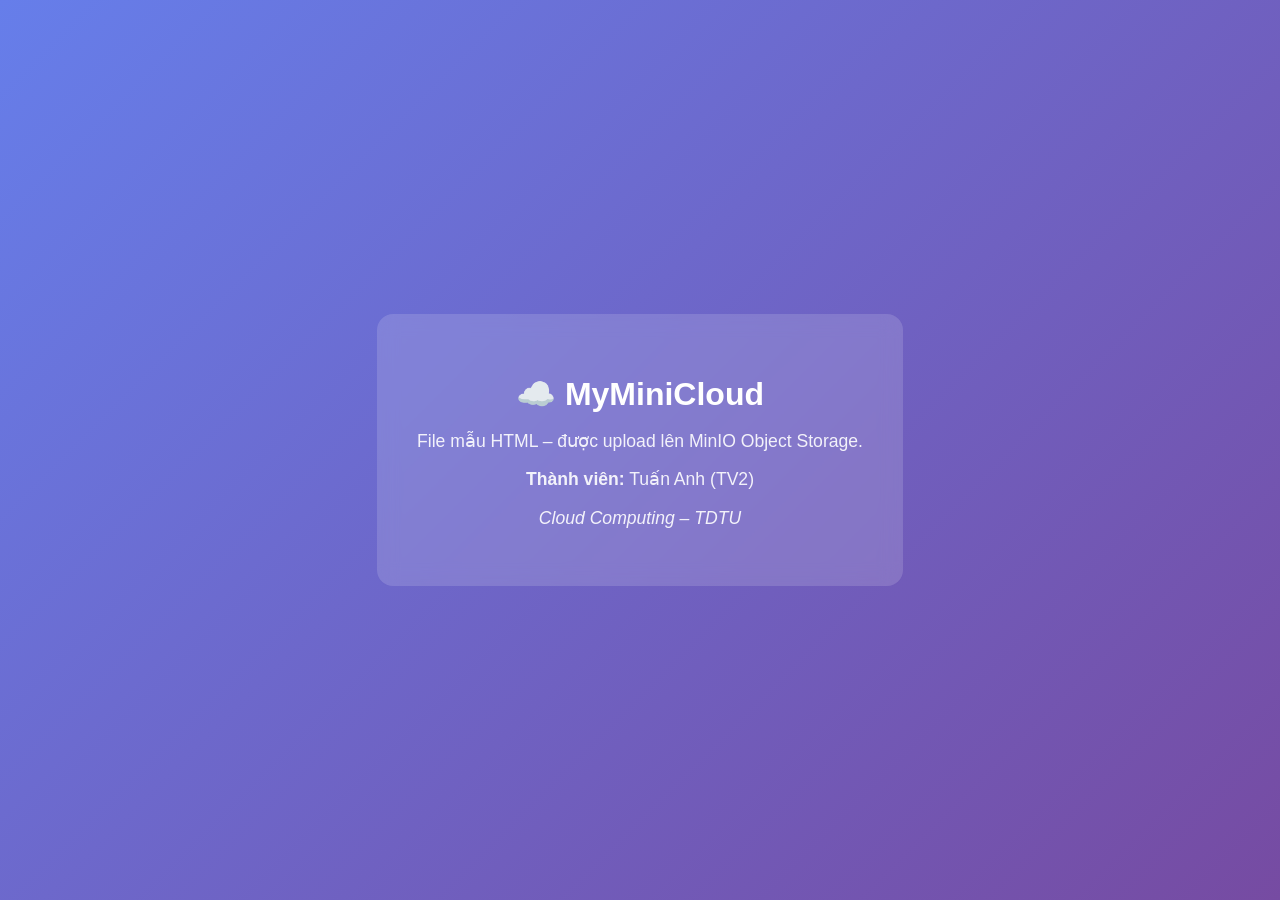
<file: test-upload/index.html>
<!DOCTYPE html>
<html lang="vi">
<head>
    <meta charset="UTF-8">
    <meta name="viewport" content="width=device-width, initial-scale=1.0">
    <title>MyMiniCloud – Trang chủ</title>
    <style>
        body {
            font-family: 'Segoe UI', Arial, sans-serif;
            background: linear-gradient(135deg, #667eea 0%, #764ba2 100%);
            color: #fff;
            display: flex;
            justify-content: center;
            align-items: center;
            min-height: 100vh;
            margin: 0;
        }
        .card {
            background: rgba(255,255,255,0.15);
            backdrop-filter: blur(10px);
            border-radius: 16px;
            padding: 40px;
            text-align: center;
            max-width: 500px;
        }
        h1 { font-size: 2em; margin-bottom: 10px; }
        p  { font-size: 1.1em; opacity: 0.9; }
    </style>
</head>
<body>
    <div class="card">
        <h1>☁️ MyMiniCloud</h1>
        <p>File mẫu HTML – được upload lên MinIO Object Storage.</p>
        <p><strong>Thành viên:</strong> Tuấn Anh (TV2)</p>
        <p><em>Cloud Computing – TDTU</em></p>
    </div>
</body>
</html>
</file>
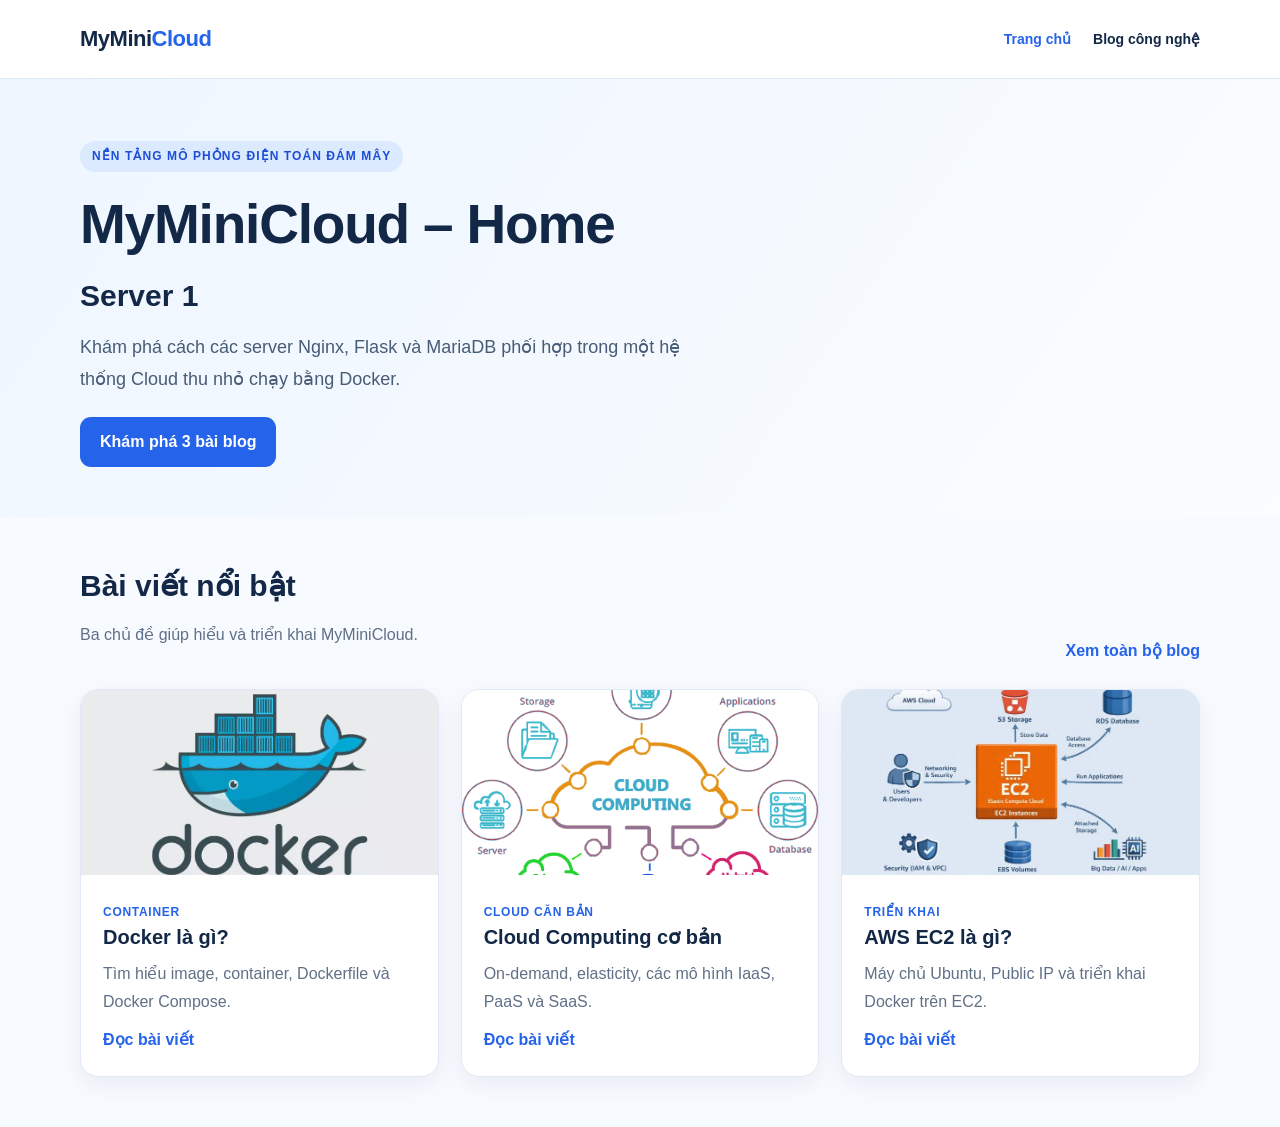
<file: web-frontend-server/html/index.html>
<!DOCTYPE html>
<html lang="vi">
<head>
  <meta charset="UTF-8">
  <meta name="viewport" content="width=device-width, initial-scale=1">
  <meta name="description" content="MyMiniCloud - khám phá Docker, Cloud Computing và AWS EC2.">
  <title>MyMiniCloud – Home</title>
  <link rel="stylesheet" href="assets/styles.css">
</head>
<body>
  <header class="site-header">
    <div class="container header-inner">
      <a class="brand" href="index.html">MyMini<span>Cloud</span></a>
      <nav class="site-nav" aria-label="Điều hướng chính">
        <a href="index.html" aria-current="page">Trang chủ</a>
        <a href="blog/index.html">Blog công nghệ</a>
      </nav>
    </div>
  </header>
  <main>
    <section class="hero">
      <div class="container hero-grid">
        <div>
          <span class="eyebrow">Nền tảng mô phỏng điện toán đám mây</span>
          <h1>MyMiniCloud – Home</h1>
          <h2>Server 1</h2>
          <p class="lead">Khám phá cách các server Nginx, Flask và MariaDB
             phối hợp trong một hệ thống Cloud thu nhỏ chạy bằng Docker.</p>
          <div class="actions"><a class="button" href="blog/index.html">Khám phá 3 bài blog</a></div>
        </div>
      </div>
    </section>
    <section class="section container" aria-labelledby="blog-heading">
      <div class="section-head"><div><h2 id="blog-heading">Bài viết nổi bật</h2>
        <p>Ba chủ đề giúp hiểu và triển khai MyMiniCloud.</p></div>
        <a class="text-link" href="blog/index.html">Xem toàn bộ blog</a></div>
      <div class="card-grid">
        <article class="card"><img src="images/docker.jpg" alt="Các container Docker được sắp xếp thành cụm">
          <div class="card-content"><span class="tag">Container</span><h3>Docker là gì?</h3>
            <p>Tìm hiểu image, container, Dockerfile và Docker Compose.</p>
            <a class="text-link" href="blog/blog1.html">Đọc bài viết</a></div></article>
        <article class="card"><img src="images/cloud.jpg" alt="Các máy chủ được kết nối qua đám mây">
          <div class="card-content"><span class="tag">Cloud căn bản</span><h3>Cloud Computing cơ bản</h3>
            <p>On-demand, elasticity, các mô hình IaaS, PaaS và SaaS.</p>
            <a class="text-link" href="blog/blog2.html">Đọc bài viết</a></div></article>
        <article class="card"><img src="images/aws.jpg" alt="Minh họa máy chủ EC2 triển khai trên cloud">
          <div class="card-content"><span class="tag">Triển khai</span><h3>AWS EC2 là gì?</h3>
            <p>Máy chủ Ubuntu, Public IP và triển khai Docker trên EC2.</p>
            <a class="text-link" href="blog/blog3.html">Đọc bài viết</a></div></article>
      </div>
    </section>
  </main>
</body>
</html>
</file>
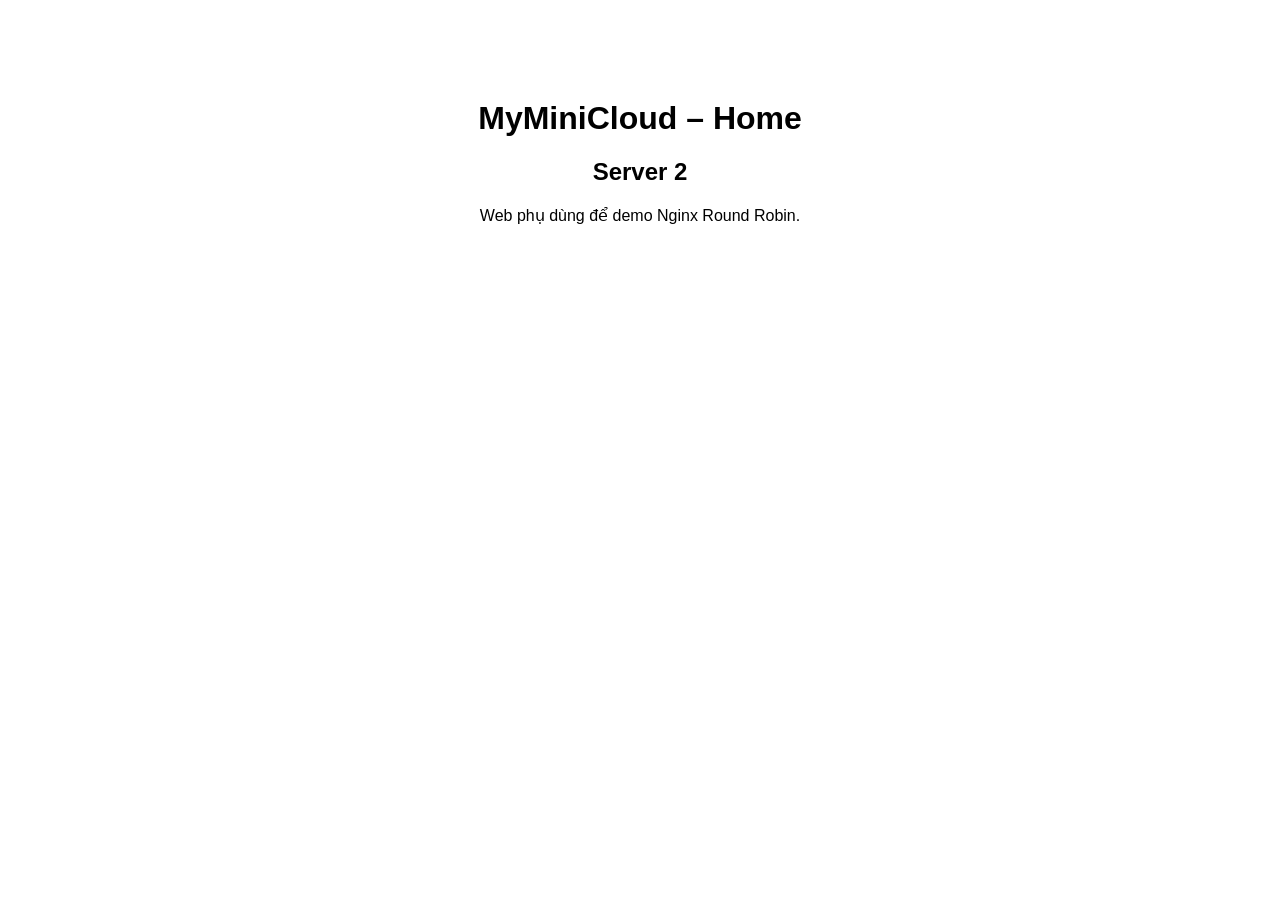
<file: web-frontend-server/html2/index.html>
<!DOCTYPE html>
<html lang="vi"><head><meta charset="UTF-8">
<title>MyMiniCloud - Server 2</title></head>
<body style="font-family:Arial;text-align:center;margin:100px">
  <h1>MyMiniCloud – Home</h1>
  <h2>Server 2</h2>
  <p>Web phụ dùng để demo Nginx Round Robin.</p>
</body></html>
</file>
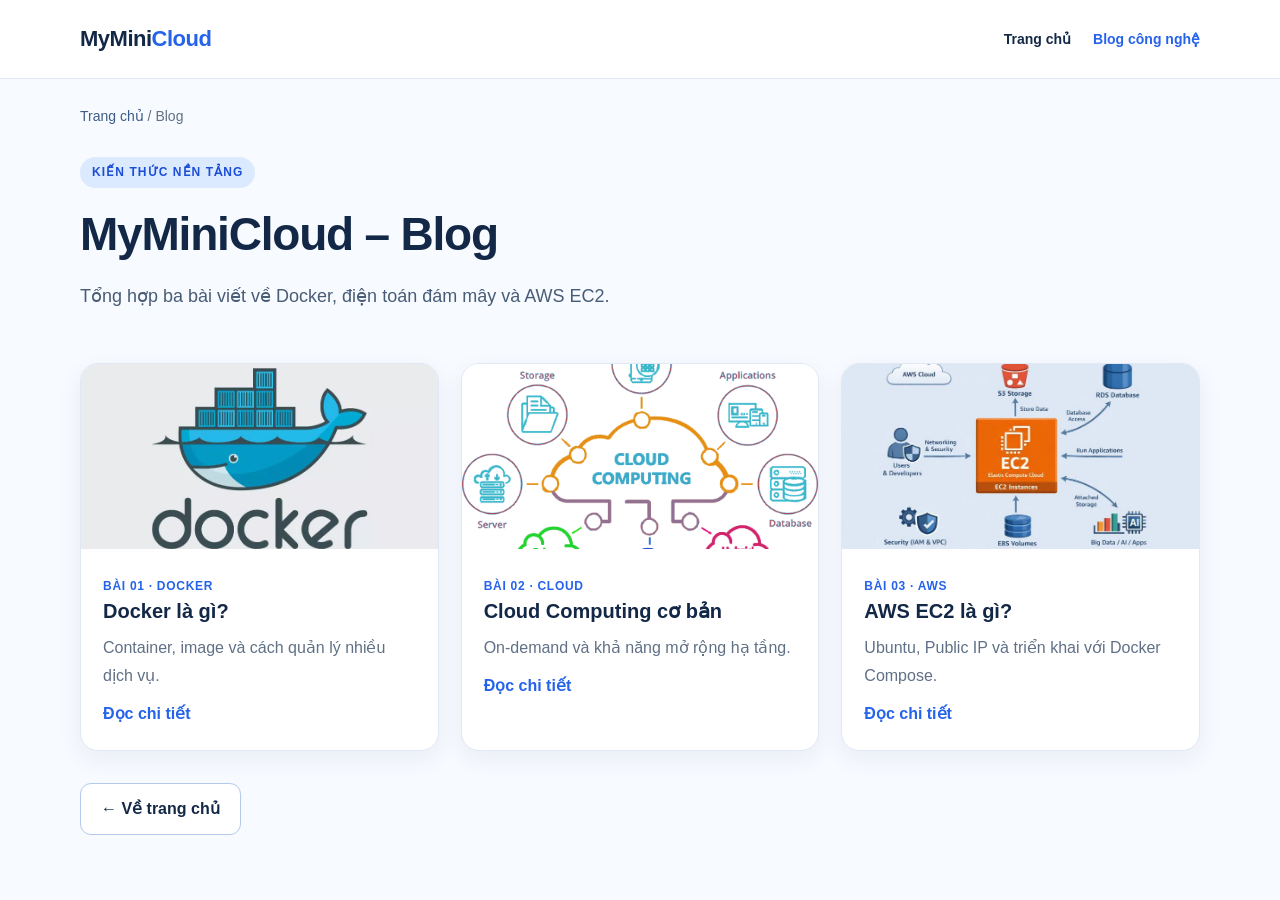
<file: web-frontend-server/html/blog/index.html>
<!DOCTYPE html>
<html lang="vi">
<head>
  <meta charset="UTF-8"><meta name="viewport" content="width=device-width, initial-scale=1">
  <title>Blog công nghệ | MyMiniCloud</title>
  <link rel="stylesheet" href="../assets/styles.css">
</head>
<body>
  <header class="site-header"><div class="container header-inner">
    <a class="brand" href="../index.html">MyMini<span>Cloud</span></a>
    <nav class="site-nav" aria-label="Điều hướng chính">
      <a href="../index.html">Trang chủ</a>
      <a href="index.html" aria-current="page">Blog công nghệ</a>
    </nav></div></header>
  <main class="container">
    <nav class="breadcrumb" aria-label="Đường dẫn trang"><a href="../index.html">Trang chủ</a> / Blog</nav>
    <div class="article-header"><span class="eyebrow">Kiến thức nền tảng</span>
      <h1>MyMiniCloud – Blog</h1>
      <p class="lead">Tổng hợp ba bài viết về Docker, điện toán đám mây và AWS EC2.</p></div>
    <section class="card-grid" aria-label="Danh sách ba bài viết">
      <article class="card"><img src="../images/docker.jpg" alt="Minh họa container Docker">
        <div class="card-content"><span class="tag">Bài 01 · Docker</span>
          <h3>Docker là gì?</h3><p>Container, image và cách quản lý nhiều dịch vụ.</p>
          <a class="text-link" href="blog1.html">Đọc chi tiết</a></div></article>
      <article class="card"><img src="../images/cloud.jpg" alt="Minh họa đám mây kết nối">
        <div class="card-content"><span class="tag">Bài 02 · Cloud</span>
          <h3>Cloud Computing cơ bản</h3><p>On-demand và khả năng mở rộng hạ tầng.</p>
          <a class="text-link" href="blog2.html">Đọc chi tiết</a></div></article>
      <article class="card"><img src="../images/aws.jpg" alt="Minh họa máy chủ AWS EC2">
        <div class="card-content"><span class="tag">Bài 03 · AWS</span>
          <h3>AWS EC2 là gì?</h3><p>Ubuntu, Public IP và triển khai với Docker Compose.</p>
          <a class="text-link" href="blog3.html">Đọc chi tiết</a></div></article>
    </section>
    <p style="margin:32px 0 60px"><a class="button button-outline" href="../index.html">← Về trang chủ</a></p>
  </main>
</body>
</html>
</file>
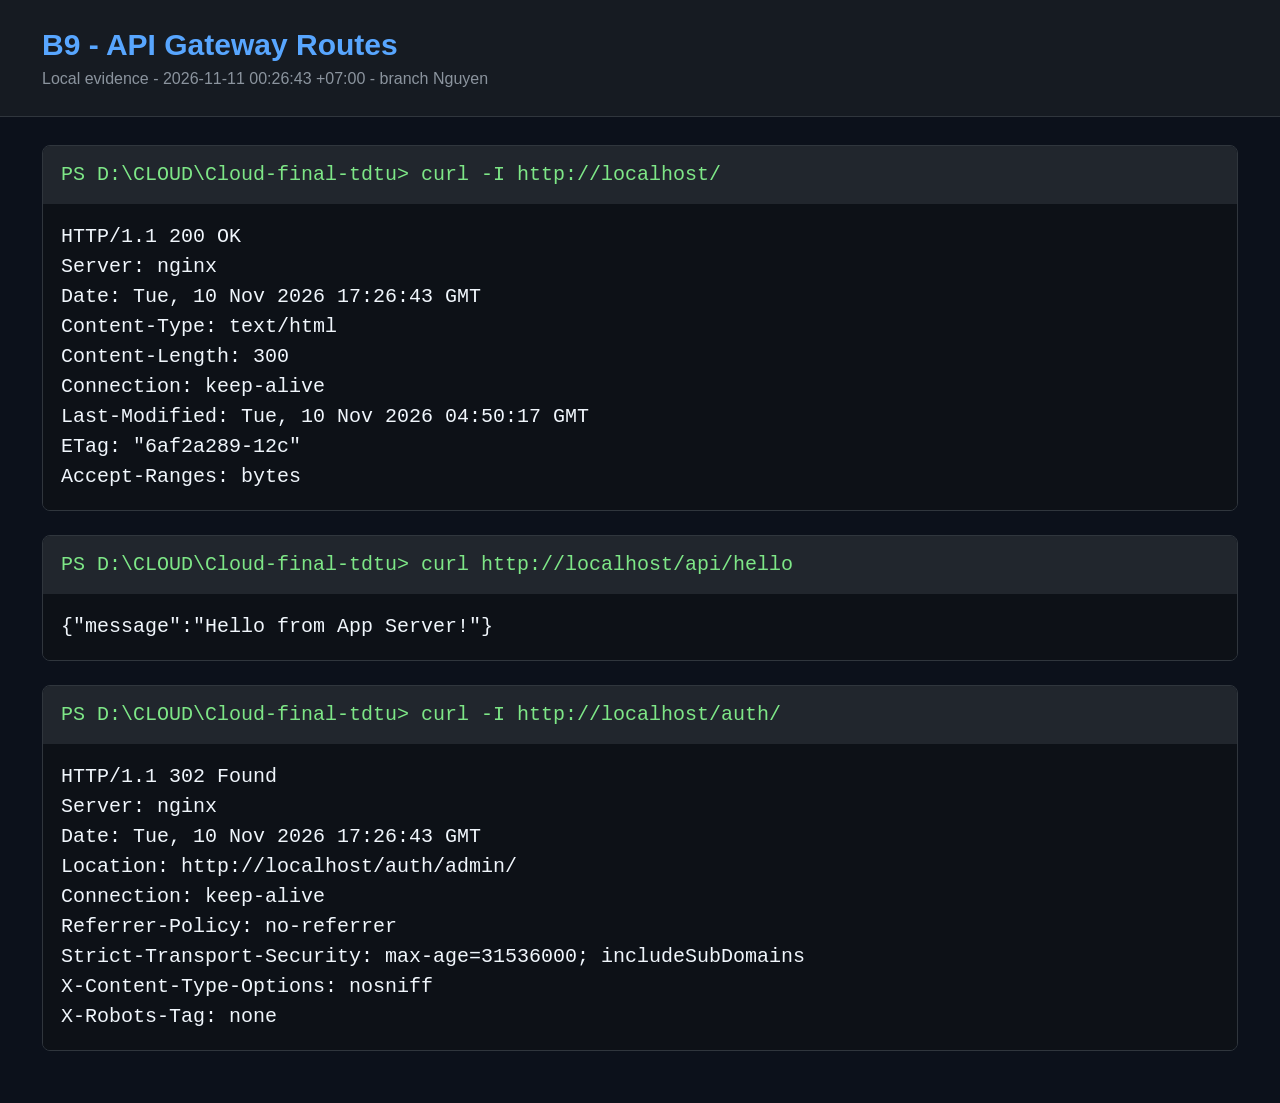
<file: docs/evidence/local/B9_gateway_routes.html>
<!doctype html>
<html lang="vi">
<head>
<meta charset="utf-8">
<title>B9 - API Gateway Routes</title>
<style>
body{margin:0;background:#0c111b;color:#e6edf3;font:20px/1.5 Consolas,monospace}
header{padding:28px 42px;background:#161b22;border-bottom:1px solid #30363d}
h1{margin:0 0 8px;color:#58a6ff;font:700 30px Segoe UI,sans-serif}
.meta{color:#8b949e;font:16px Segoe UI,sans-serif}
main{padding:28px 42px}section{margin:0 0 24px;border:1px solid #30363d;border-radius:8px;overflow:hidden}
.prompt{padding:14px 18px;background:#21262d;color:#7ee787;white-space:pre-wrap}
pre{margin:0;padding:18px;background:#0d1117;color:#f0f6fc;white-space:pre-wrap;word-break:break-word}
.pass{color:#3fb950}
</style>
</head>
<body><header><h1>B9 - API Gateway Routes</h1><div class="meta">Local evidence - 2026-11-11 00:26:43 +07:00 - branch Nguyen</div></header>
<main><section><div class='prompt'>PS D:\CLOUD\Cloud-final-tdtu&gt; curl -I http://localhost/</div><pre>HTTP/1.1 200 OK
Server: nginx
Date: Tue, 10 Nov 2026 17:26:43 GMT
Content-Type: text/html
Content-Length: 300
Connection: keep-alive
Last-Modified: Tue, 10 Nov 2026 04:50:17 GMT
ETag: &quot;6af2a289-12c&quot;
Accept-Ranges: bytes
</pre></section>
<section><div class='prompt'>PS D:\CLOUD\Cloud-final-tdtu&gt; curl http://localhost/api/hello</div><pre>{&quot;message&quot;:&quot;Hello from App Server!&quot;}</pre></section>
<section><div class='prompt'>PS D:\CLOUD\Cloud-final-tdtu&gt; curl -I http://localhost/auth/</div><pre>HTTP/1.1 302 Found
Server: nginx
Date: Tue, 10 Nov 2026 17:26:43 GMT
Location: http://localhost/auth/admin/
Connection: keep-alive
Referrer-Policy: no-referrer
Strict-Transport-Security: max-age=31536000; includeSubDomains
X-Content-Type-Options: nosniff
X-Robots-Tag: none
</pre></section></main></body></html>
</file>
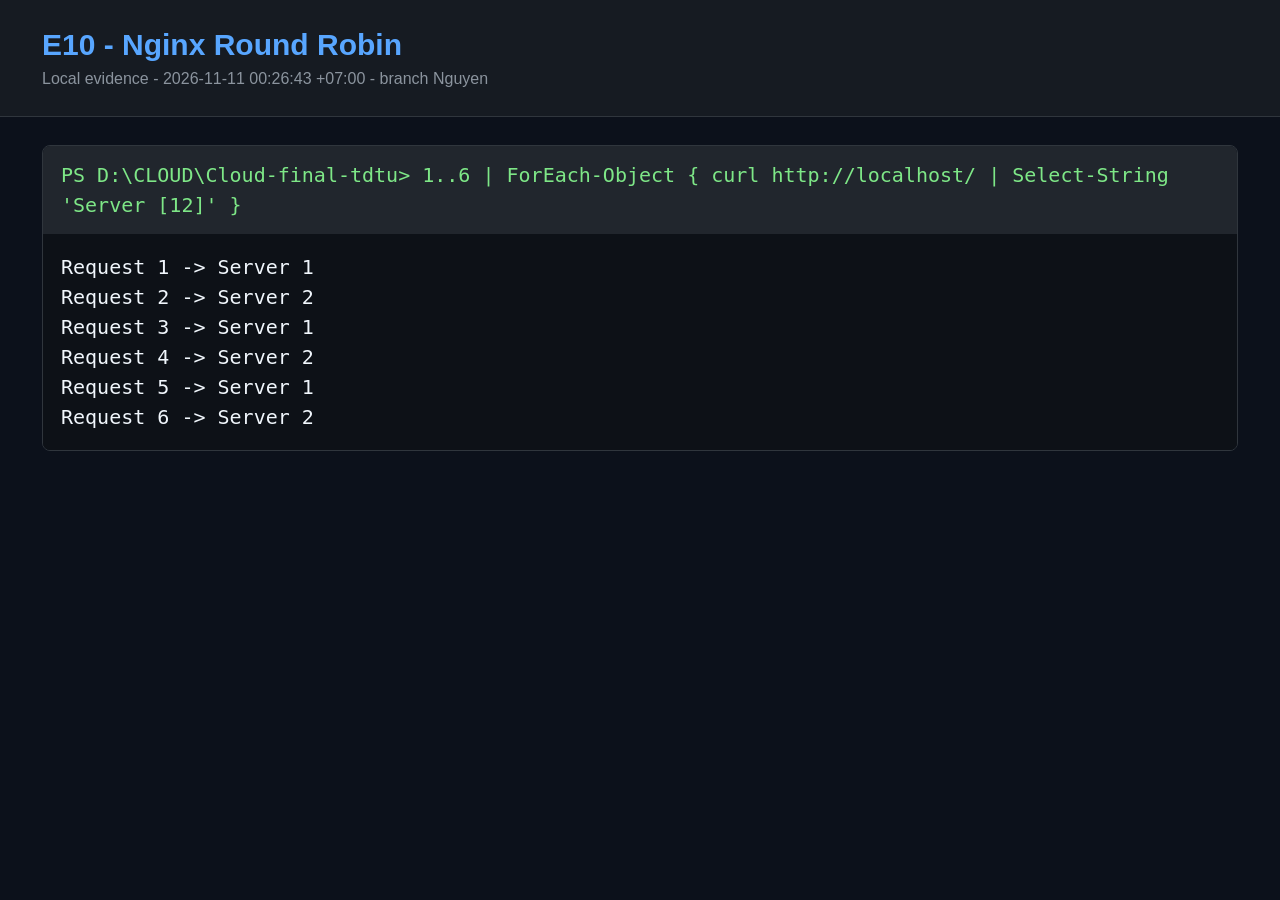
<file: docs/evidence/local/E10_round_robin.html>
<!doctype html>
<html lang="vi">
<head>
<meta charset="utf-8">
<title>E10 - Nginx Round Robin</title>
<style>
body{margin:0;background:#0c111b;color:#e6edf3;font:20px/1.5 Consolas,monospace}
header{padding:28px 42px;background:#161b22;border-bottom:1px solid #30363d}
h1{margin:0 0 8px;color:#58a6ff;font:700 30px Segoe UI,sans-serif}
.meta{color:#8b949e;font:16px Segoe UI,sans-serif}
main{padding:28px 42px}section{margin:0 0 24px;border:1px solid #30363d;border-radius:8px;overflow:hidden}
.prompt{padding:14px 18px;background:#21262d;color:#7ee787;white-space:pre-wrap}
pre{margin:0;padding:18px;background:#0d1117;color:#f0f6fc;white-space:pre-wrap;word-break:break-word}
.pass{color:#3fb950}
</style>
</head>
<body><header><h1>E10 - Nginx Round Robin</h1><div class="meta">Local evidence - 2026-11-11 00:26:43 +07:00 - branch Nguyen</div></header>
<main><section><div class='prompt'>PS D:\CLOUD\Cloud-final-tdtu&gt; 1..6 | ForEach-Object { curl http://localhost/ | Select-String &#39;Server [12]&#39; }</div><pre>Request 1 -&gt; Server 1
Request 2 -&gt; Server 2
Request 3 -&gt; Server 1
Request 4 -&gt; Server 2
Request 5 -&gt; Server 1
Request 6 -&gt; Server 2</pre></section></main></body></html>
</file>
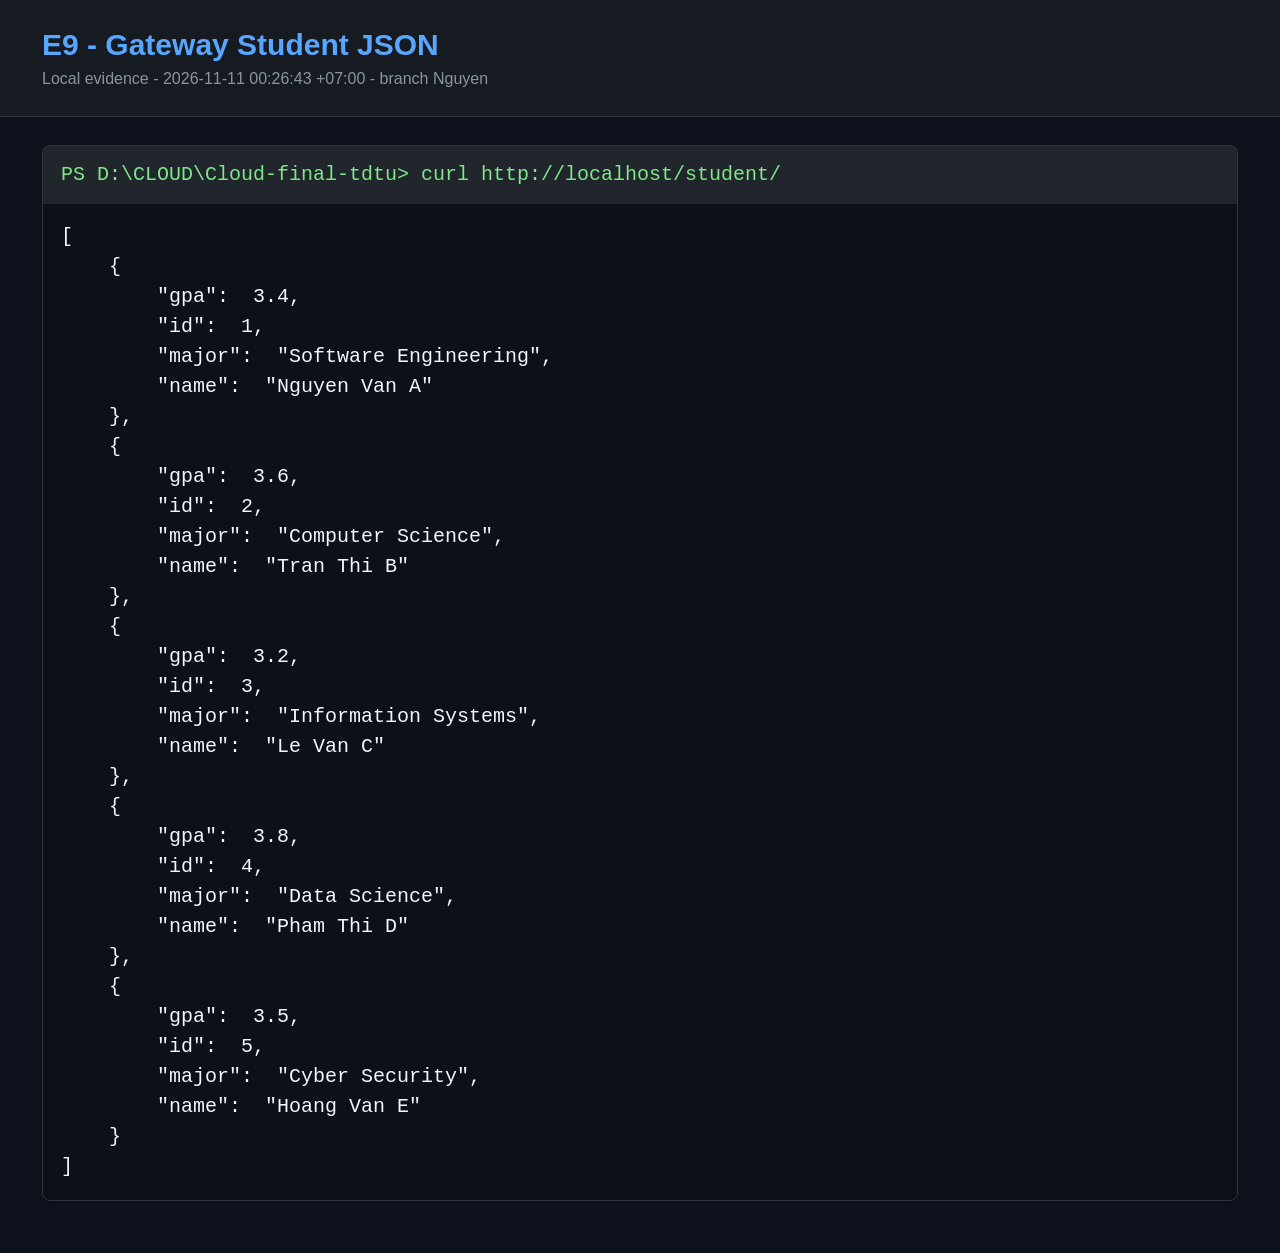
<file: docs/evidence/local/E9_gateway_student.html>
<!doctype html>
<html lang="vi">
<head>
<meta charset="utf-8">
<title>E9 - Gateway Student JSON</title>
<style>
body{margin:0;background:#0c111b;color:#e6edf3;font:20px/1.5 Consolas,monospace}
header{padding:28px 42px;background:#161b22;border-bottom:1px solid #30363d}
h1{margin:0 0 8px;color:#58a6ff;font:700 30px Segoe UI,sans-serif}
.meta{color:#8b949e;font:16px Segoe UI,sans-serif}
main{padding:28px 42px}section{margin:0 0 24px;border:1px solid #30363d;border-radius:8px;overflow:hidden}
.prompt{padding:14px 18px;background:#21262d;color:#7ee787;white-space:pre-wrap}
pre{margin:0;padding:18px;background:#0d1117;color:#f0f6fc;white-space:pre-wrap;word-break:break-word}
.pass{color:#3fb950}
</style>
</head>
<body><header><h1>E9 - Gateway Student JSON</h1><div class="meta">Local evidence - 2026-11-11 00:26:43 +07:00 - branch Nguyen</div></header>
<main><section><div class='prompt'>PS D:\CLOUD\Cloud-final-tdtu&gt; curl http://localhost/student/</div><pre>[
    {
        &quot;gpa&quot;:  3.4,
        &quot;id&quot;:  1,
        &quot;major&quot;:  &quot;Software Engineering&quot;,
        &quot;name&quot;:  &quot;Nguyen Van A&quot;
    },
    {
        &quot;gpa&quot;:  3.6,
        &quot;id&quot;:  2,
        &quot;major&quot;:  &quot;Computer Science&quot;,
        &quot;name&quot;:  &quot;Tran Thi B&quot;
    },
    {
        &quot;gpa&quot;:  3.2,
        &quot;id&quot;:  3,
        &quot;major&quot;:  &quot;Information Systems&quot;,
        &quot;name&quot;:  &quot;Le Van C&quot;
    },
    {
        &quot;gpa&quot;:  3.8,
        &quot;id&quot;:  4,
        &quot;major&quot;:  &quot;Data Science&quot;,
        &quot;name&quot;:  &quot;Pham Thi D&quot;
    },
    {
        &quot;gpa&quot;:  3.5,
        &quot;id&quot;:  5,
        &quot;major&quot;:  &quot;Cyber Security&quot;,
        &quot;name&quot;:  &quot;Hoang Van E&quot;
    }
]</pre></section></main></body></html>
</file>
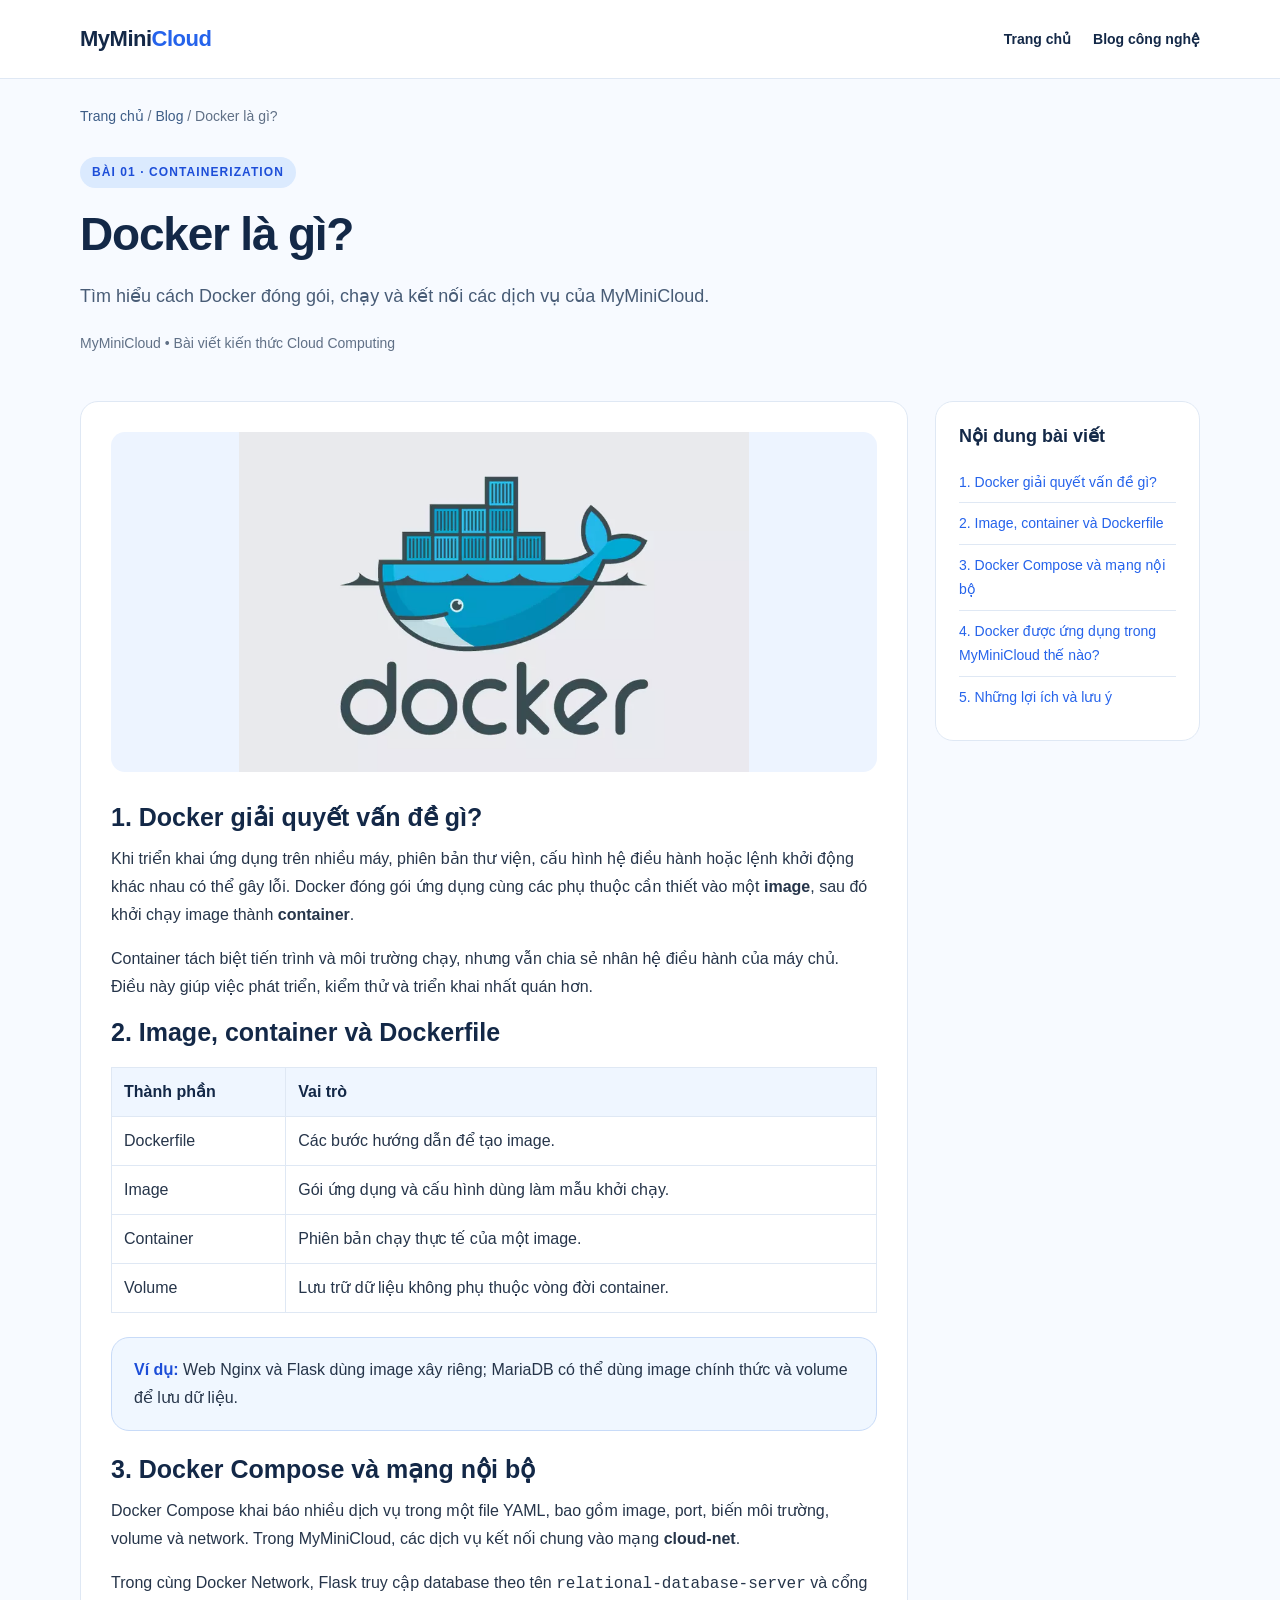
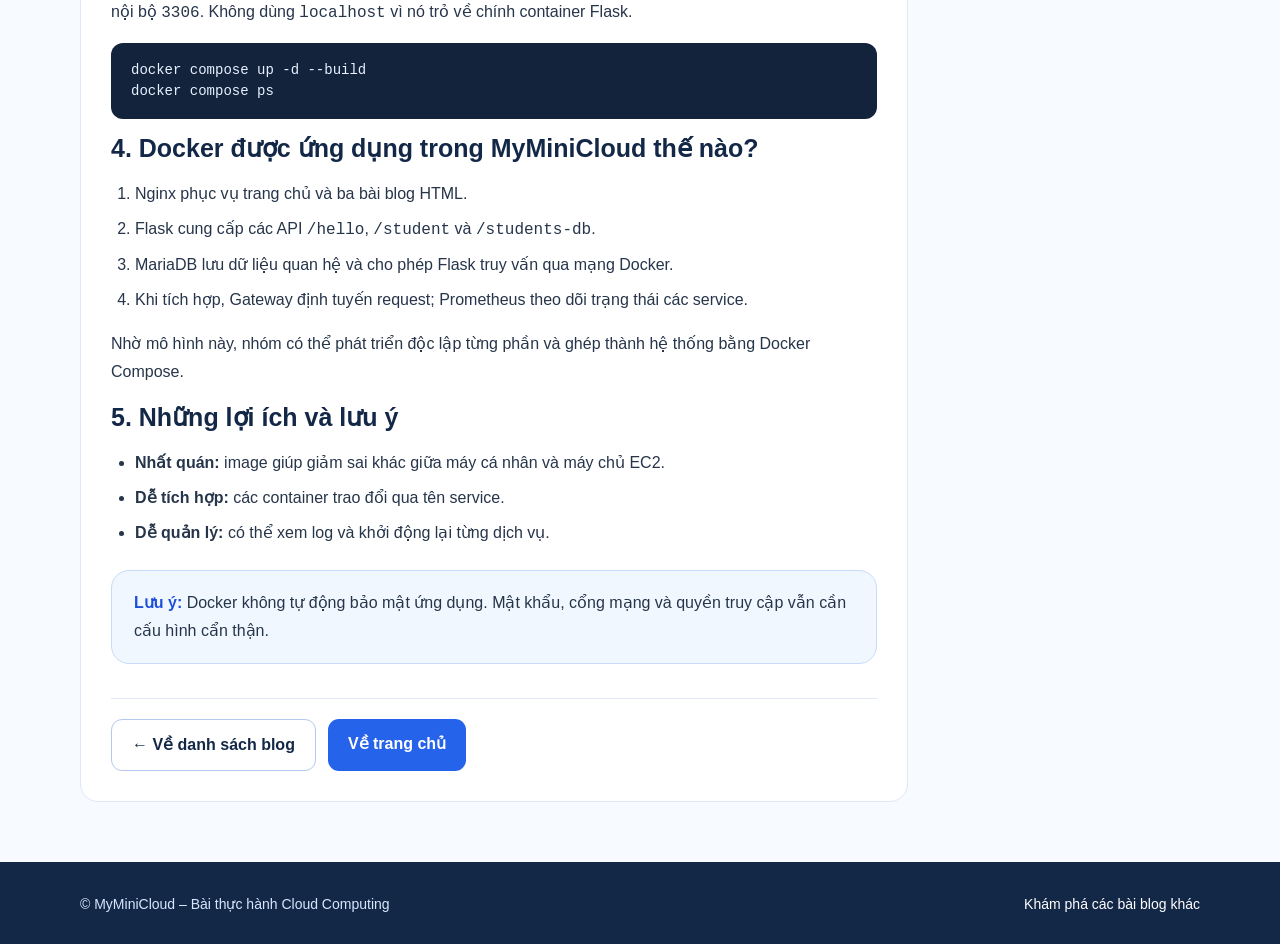
<file: web-frontend-server/html/blog/blog1.html>
<!DOCTYPE html>
<html lang="vi">
<head>
  <meta charset="UTF-8"><meta name="viewport" content="width=device-width, initial-scale=1">
  <meta name="description" content="Tìm hiểu cách Docker đóng gói, chạy và kết nối các dịch vụ của MyMiniCloud.">
  <title>Docker là gì? | MyMiniCloud</title>
  <link rel="stylesheet" href="../assets/styles.css">
</head>
<body>
  <header class="site-header"><div class="container header-inner">
    <a class="brand" href="../index.html">MyMini<span>Cloud</span></a>
    <nav class="site-nav" aria-label="Điều hướng chính">
      <a href="../index.html">Trang chủ</a>
      <a href="index.html">Blog công nghệ</a>
    </nav></div></header>
  <main class="container">
    <nav class="breadcrumb" aria-label="Đường dẫn trang">
      <a href="../index.html">Trang chủ</a> / <a href="index.html">Blog</a> / Docker là gì?
    </nav>
    <div class="article-header"><span class="eyebrow">Bài 01 · Containerization</span>
      <h1>Docker là gì?</h1><p class="lead">Tìm hiểu cách Docker đóng gói, chạy và kết nối các dịch vụ của MyMiniCloud.</p>
      <p class="article-meta">MyMiniCloud • Bài viết kiến thức Cloud Computing</p>
    </div>
    <div class="article-grid">
      <article class="article">
        <img class="article-hero" src="../images/docker.jpg" alt="Sơ đồ các container độc lập dùng chung nền tảng Docker">
        <section id="docker">
          <h2>1. Docker giải quyết vấn đề gì?</h2>
          <p>Khi triển khai ứng dụng trên nhiều máy, phiên bản thư viện, cấu hình hệ điều hành hoặc lệnh khởi động khác nhau có thể gây lỗi. Docker đóng gói ứng dụng cùng các phụ thuộc cần thiết vào một <strong>image</strong>, sau đó khởi chạy image thành <strong>container</strong>.</p><p>Container tách biệt tiến trình và môi trường chạy, nhưng vẫn chia sẻ nhân hệ điều hành của máy chủ. Điều này giúp việc phát triển, kiểm thử và triển khai nhất quán hơn.</p>
        </section>
        <section id="khainiem">
          <h2>2. Image, container và Dockerfile</h2>
          <table class="content-table"><tr><th>Thành phần</th><th>Vai trò</th></tr><tr><td>Dockerfile</td><td>Các bước hướng dẫn để tạo image.</td></tr><tr><td>Image</td><td>Gói ứng dụng và cấu hình dùng làm mẫu khởi chạy.</td></tr><tr><td>Container</td><td>Phiên bản chạy thực tế của một image.</td></tr><tr><td>Volume</td><td>Lưu trữ dữ liệu không phụ thuộc vòng đời container.</td></tr></table><div class="info-box"><strong>Ví dụ:</strong> Web Nginx và Flask dùng image xây riêng; MariaDB có thể dùng image chính thức và volume để lưu dữ liệu.</div>
        </section>
        <section id="compose">
          <h2>3. Docker Compose và mạng nội bộ</h2>
          <p>Docker Compose khai báo nhiều dịch vụ trong một file YAML, bao gồm image, port, biến môi trường, volume và network. Trong MyMiniCloud, các dịch vụ kết nối chung vào mạng <strong>cloud-net</strong>.</p><p>Trong cùng Docker Network, Flask truy cập database theo tên <code>relational-database-server</code> và cổng nội bộ <code>3306</code>. Không dùng <code>localhost</code> vì nó trỏ về chính container Flask.</p><pre class="code-sample">docker compose up -d --build<br>docker compose ps</pre>
        </section>
        <section id="thucte">
          <h2>4. Docker được ứng dụng trong MyMiniCloud thế nào?</h2>
          <ol><li>Nginx phục vụ trang chủ và ba bài blog HTML.</li><li>Flask cung cấp các API <code>/hello</code>, <code>/student</code> và <code>/students-db</code>.</li><li>MariaDB lưu dữ liệu quan hệ và cho phép Flask truy vấn qua mạng Docker.</li><li>Khi tích hợp, Gateway định tuyến request; Prometheus theo dõi trạng thái các service.</li></ol><p>Nhờ mô hình này, nhóm có thể phát triển độc lập từng phần và ghép thành hệ thống bằng Docker Compose.</p>
        </section>
        <section id="ketluan">
          <h2>5. Những lợi ích và lưu ý</h2>
          <ul><li><strong>Nhất quán:</strong> image giúp giảm sai khác giữa máy cá nhân và máy chủ EC2.</li><li><strong>Dễ tích hợp:</strong> các container trao đổi qua tên service.</li><li><strong>Dễ quản lý:</strong> có thể xem log và khởi động lại từng dịch vụ.</li></ul><div class="info-box"><strong>Lưu ý:</strong> Docker không tự động bảo mật ứng dụng. Mật khẩu, cổng mạng và quyền truy cập vẫn cần cấu hình cẩn thận.</div>
        </section>
        <nav class="post-nav" aria-label="Điều hướng bài viết">
          <a class="button button-outline" href="index.html">← Về danh sách blog</a>
          <a class="button" href="../index.html">Về trang chủ</a>
        </nav>
      </article>
      <aside class="sidebar" aria-label="Mục lục bài viết">
        <h2>Nội dung bài viết</h2>
        <a href="#docker">1. Docker giải quyết vấn đề gì?</a>
        <a href="#khainiem">2. Image, container và Dockerfile</a>
        <a href="#compose">3. Docker Compose và mạng nội bộ</a>
        <a href="#thucte">4. Docker được ứng dụng trong MyMiniCloud thế nào?</a>
        <a href="#ketluan">5. Những lợi ích và lưu ý</a>
      </aside>
    </div>
  </main>
  <footer class="site-footer"><div class="container footer-inner">
    <span>© MyMiniCloud – Bài thực hành Cloud Computing</span>
    <a href="index.html">Khám phá các bài blog khác</a>
  </div></footer>
</body>
</html>
</file>
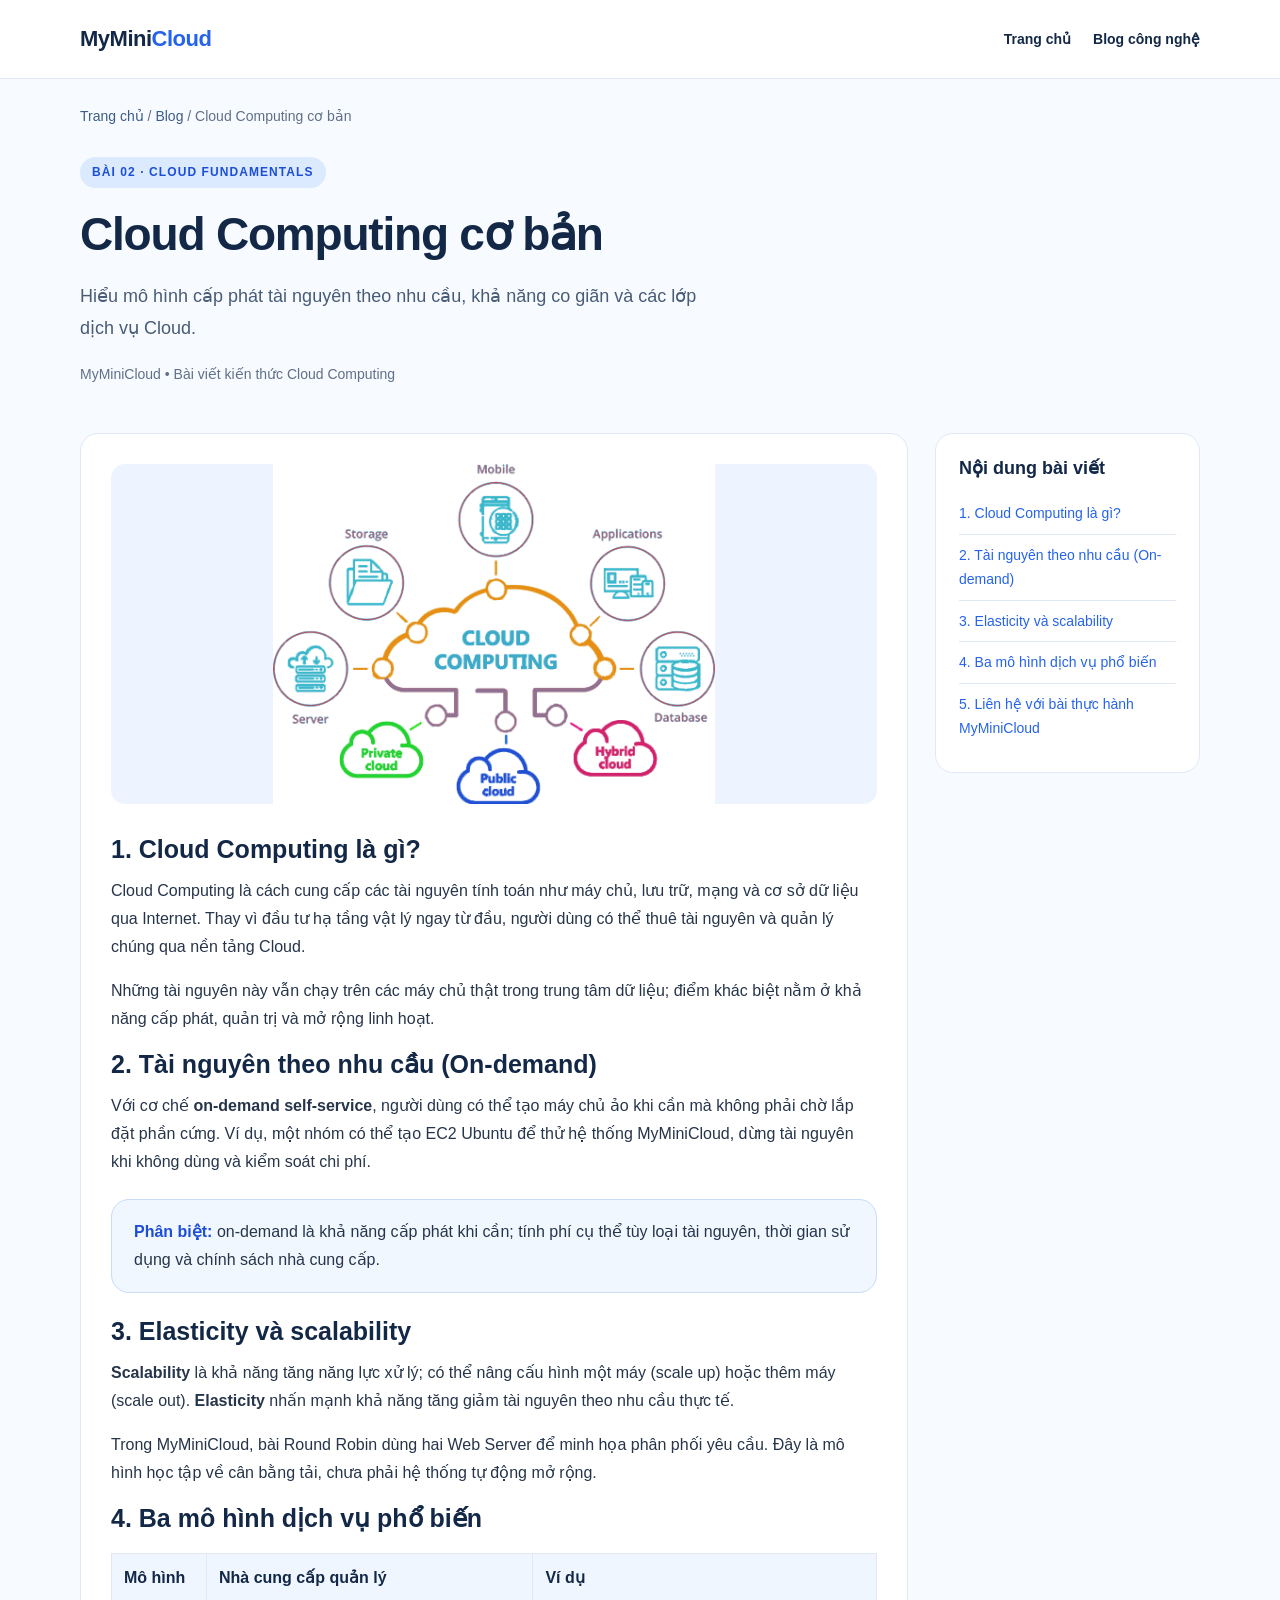
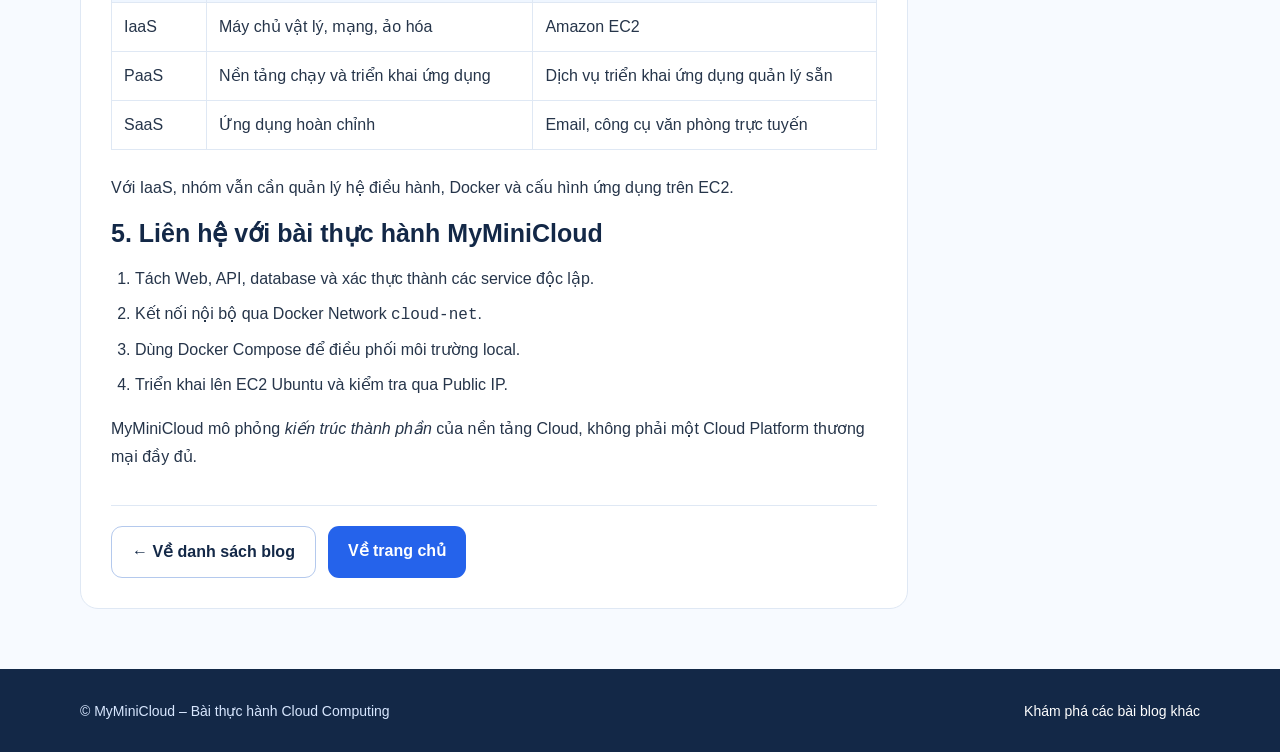
<file: web-frontend-server/html/blog/blog2.html>
<!DOCTYPE html>
<html lang="vi">
<head>
  <meta charset="UTF-8"><meta name="viewport" content="width=device-width, initial-scale=1">
  <meta name="description" content="Hiểu mô hình cấp phát tài nguyên theo nhu cầu, khả năng co giãn và các lớp dịch vụ Cloud.">
  <title>Cloud Computing cơ bản | MyMiniCloud</title>
  <link rel="stylesheet" href="../assets/styles.css">
</head>
<body>
  <header class="site-header"><div class="container header-inner">
    <a class="brand" href="../index.html">MyMini<span>Cloud</span></a>
    <nav class="site-nav" aria-label="Điều hướng chính">
      <a href="../index.html">Trang chủ</a>
      <a href="index.html">Blog công nghệ</a>
    </nav></div></header>
  <main class="container">
    <nav class="breadcrumb" aria-label="Đường dẫn trang">
      <a href="../index.html">Trang chủ</a> / <a href="index.html">Blog</a> / Cloud Computing cơ bản
    </nav>
    <div class="article-header"><span class="eyebrow">Bài 02 · Cloud fundamentals</span>
      <h1>Cloud Computing cơ bản</h1><p class="lead">Hiểu mô hình cấp phát tài nguyên theo nhu cầu, khả năng co giãn và các lớp dịch vụ Cloud.</p>
      <p class="article-meta">MyMiniCloud • Bài viết kiến thức Cloud Computing</p>
    </div>
    <div class="article-grid">
      <article class="article">
        <img class="article-hero" src="../images/cloud.jpg" alt="Đám mây kết nối các tài nguyên máy chủ và lưu trữ">
        <section id="dinhnghia">
          <h2>1. Cloud Computing là gì?</h2>
          <p>Cloud Computing là cách cung cấp các tài nguyên tính toán như máy chủ, lưu trữ, mạng và cơ sở dữ liệu qua Internet. Thay vì đầu tư hạ tầng vật lý ngay từ đầu, người dùng có thể thuê tài nguyên và quản lý chúng qua nền tảng Cloud.</p><p>Những tài nguyên này vẫn chạy trên các máy chủ thật trong trung tâm dữ liệu; điểm khác biệt nằm ở khả năng cấp phát, quản trị và mở rộng linh hoạt.</p>
        </section>
        <section id="ondemand">
          <h2>2. Tài nguyên theo nhu cầu (On-demand)</h2>
          <p>Với cơ chế <strong>on-demand self-service</strong>, người dùng có thể tạo máy chủ ảo khi cần mà không phải chờ lắp đặt phần cứng. Ví dụ, một nhóm có thể tạo EC2 Ubuntu để thử hệ thống MyMiniCloud, dừng tài nguyên khi không dùng và kiểm soát chi phí.</p><div class="info-box"><strong>Phân biệt:</strong> on-demand là khả năng cấp phát khi cần; tính phí cụ thể tùy loại tài nguyên, thời gian sử dụng và chính sách nhà cung cấp.</div>
        </section>
        <section id="elastic">
          <h2>3. Elasticity và scalability</h2>
          <p><strong>Scalability</strong> là khả năng tăng năng lực xử lý; có thể nâng cấu hình một máy (scale up) hoặc thêm máy (scale out). <strong>Elasticity</strong> nhấn mạnh khả năng tăng giảm tài nguyên theo nhu cầu thực tế.</p><p>Trong MyMiniCloud, bài Round Robin dùng hai Web Server để minh họa phân phối yêu cầu. Đây là mô hình học tập về cân bằng tải, chưa phải hệ thống tự động mở rộng.</p>
        </section>
        <section id="service">
          <h2>4. Ba mô hình dịch vụ phổ biến</h2>
          <table class="content-table"><tr><th>Mô hình</th><th>Nhà cung cấp quản lý</th><th>Ví dụ</th></tr><tr><td>IaaS</td><td>Máy chủ vật lý, mạng, ảo hóa</td><td>Amazon EC2</td></tr><tr><td>PaaS</td><td>Nền tảng chạy và triển khai ứng dụng</td><td>Dịch vụ triển khai ứng dụng quản lý sẵn</td></tr><tr><td>SaaS</td><td>Ứng dụng hoàn chỉnh</td><td>Email, công cụ văn phòng trực tuyến</td></tr></table><p>Với IaaS, nhóm vẫn cần quản lý hệ điều hành, Docker và cấu hình ứng dụng trên EC2.</p>
        </section>
        <section id="minicloud">
          <h2>5. Liên hệ với bài thực hành MyMiniCloud</h2>
          <ol><li>Tách Web, API, database và xác thực thành các service độc lập.</li><li>Kết nối nội bộ qua Docker Network <code>cloud-net</code>.</li><li>Dùng Docker Compose để điều phối môi trường local.</li><li>Triển khai lên EC2 Ubuntu và kiểm tra qua Public IP.</li></ol><p>MyMiniCloud mô phỏng <em>kiến trúc thành phần</em> của nền tảng Cloud, không phải một Cloud Platform thương mại đầy đủ.</p>
        </section>
        <nav class="post-nav" aria-label="Điều hướng bài viết">
          <a class="button button-outline" href="index.html">← Về danh sách blog</a>
          <a class="button" href="../index.html">Về trang chủ</a>
        </nav>
      </article>
      <aside class="sidebar" aria-label="Mục lục bài viết">
        <h2>Nội dung bài viết</h2>
        <a href="#dinhnghia">1. Cloud Computing là gì?</a>
        <a href="#ondemand">2. Tài nguyên theo nhu cầu (On-demand)</a>
        <a href="#elastic">3. Elasticity và scalability</a>
        <a href="#service">4. Ba mô hình dịch vụ phổ biến</a>
        <a href="#minicloud">5. Liên hệ với bài thực hành MyMiniCloud</a>
      </aside>
    </div>
  </main>
  <footer class="site-footer"><div class="container footer-inner">
    <span>© MyMiniCloud – Bài thực hành Cloud Computing</span>
    <a href="index.html">Khám phá các bài blog khác</a>
  </div></footer>
</body>
</html>
</file>
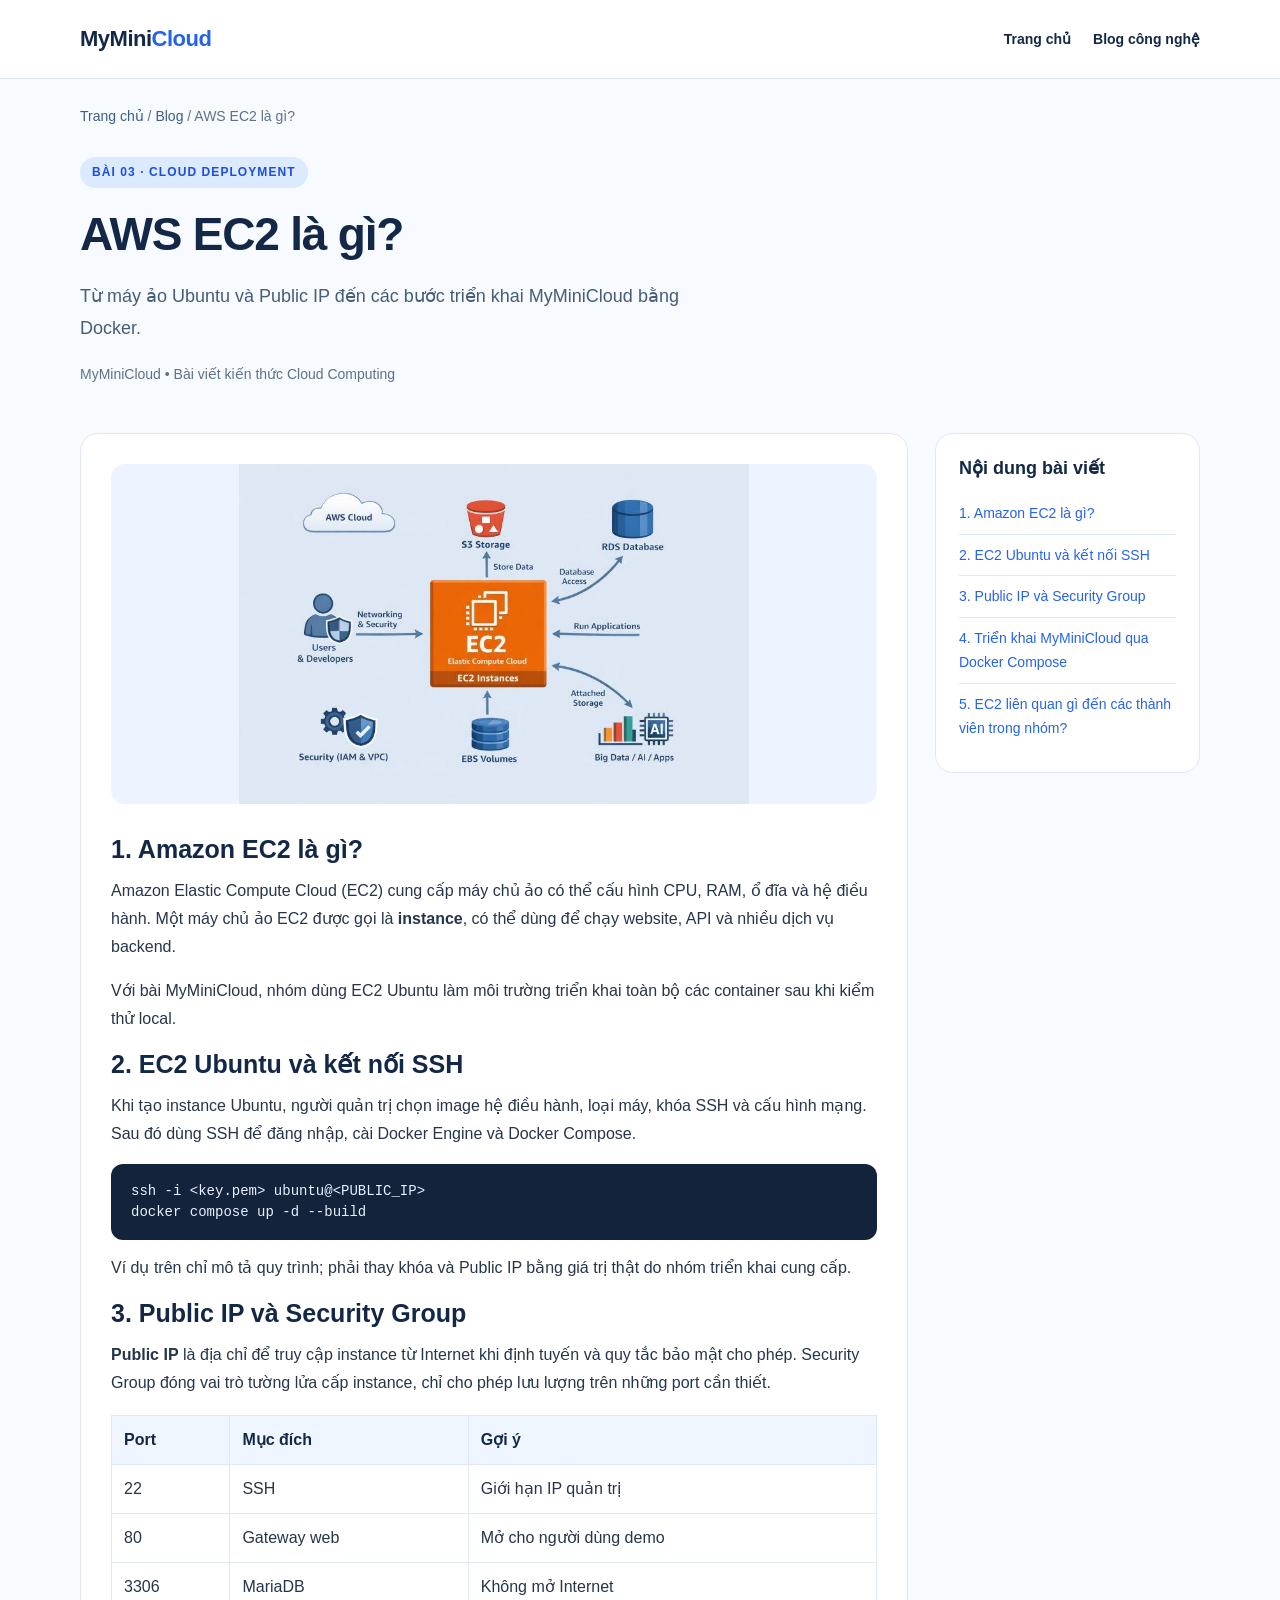
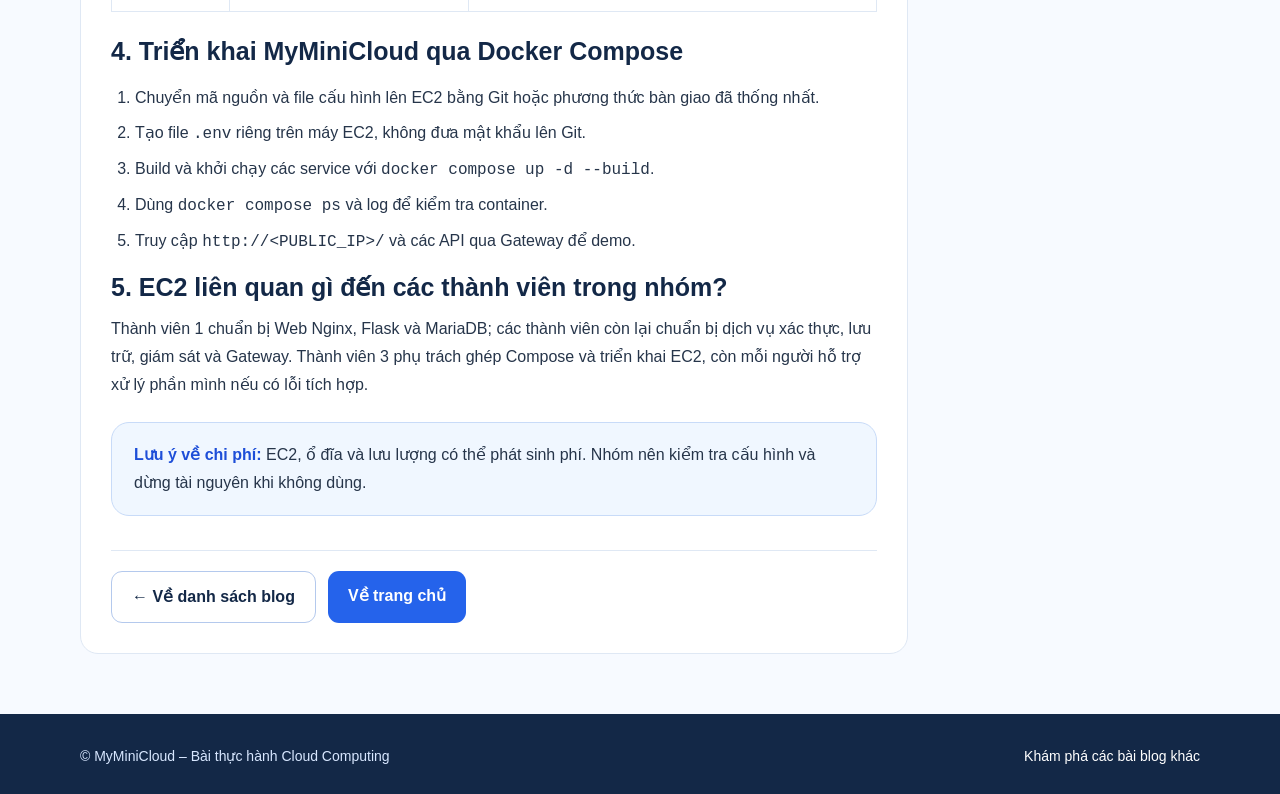
<file: web-frontend-server/html/blog/blog3.html>
<!DOCTYPE html>
<html lang="vi">
<head>
  <meta charset="UTF-8"><meta name="viewport" content="width=device-width, initial-scale=1">
  <meta name="description" content="Từ máy ảo Ubuntu và Public IP đến các bước triển khai MyMiniCloud bằng Docker.">
  <title>AWS EC2 là gì? | MyMiniCloud</title>
  <link rel="stylesheet" href="../assets/styles.css">
</head>
<body>
  <header class="site-header"><div class="container header-inner">
    <a class="brand" href="../index.html">MyMini<span>Cloud</span></a>
    <nav class="site-nav" aria-label="Điều hướng chính">
      <a href="../index.html">Trang chủ</a>
      <a href="index.html">Blog công nghệ</a>
    </nav></div></header>
  <main class="container">
    <nav class="breadcrumb" aria-label="Đường dẫn trang">
      <a href="../index.html">Trang chủ</a> / <a href="index.html">Blog</a> / AWS EC2 là gì?
    </nav>
    <div class="article-header"><span class="eyebrow">Bài 03 · Cloud deployment</span>
      <h1>AWS EC2 là gì?</h1><p class="lead">Từ máy ảo Ubuntu và Public IP đến các bước triển khai MyMiniCloud bằng Docker.</p>
      <p class="article-meta">MyMiniCloud • Bài viết kiến thức Cloud Computing</p>
    </div>
    <div class="article-grid">
      <article class="article">
        <img class="article-hero" src="../images/aws.jpg" alt="Minh họa máy chủ ảo EC2 chạy ứng dụng Docker">
        <section id="ec2">
          <h2>1. Amazon EC2 là gì?</h2>
          <p>Amazon Elastic Compute Cloud (EC2) cung cấp máy chủ ảo có thể cấu hình CPU, RAM, ổ đĩa và hệ điều hành. Một máy chủ ảo EC2 được gọi là <strong>instance</strong>, có thể dùng để chạy website, API và nhiều dịch vụ backend.</p><p>Với bài MyMiniCloud, nhóm dùng EC2 Ubuntu làm môi trường triển khai toàn bộ các container sau khi kiểm thử local.</p>
        </section>
        <section id="ubuntu">
          <h2>2. EC2 Ubuntu và kết nối SSH</h2>
          <p>Khi tạo instance Ubuntu, người quản trị chọn image hệ điều hành, loại máy, khóa SSH và cấu hình mạng. Sau đó dùng SSH để đăng nhập, cài Docker Engine và Docker Compose.</p><pre class="code-sample">ssh -i &lt;key.pem&gt; ubuntu@&lt;PUBLIC_IP&gt;<br>docker compose up -d --build</pre><p>Ví dụ trên chỉ mô tả quy trình; phải thay khóa và Public IP bằng giá trị thật do nhóm triển khai cung cấp.</p>
        </section>
        <section id="public">
          <h2>3. Public IP và Security Group</h2>
          <p><strong>Public IP</strong> là địa chỉ để truy cập instance từ Internet khi định tuyến và quy tắc bảo mật cho phép. Security Group đóng vai trò tường lửa cấp instance, chỉ cho phép lưu lượng trên những port cần thiết.</p><table class="content-table"><tr><th>Port</th><th>Mục đích</th><th>Gợi ý</th></tr><tr><td>22</td><td>SSH</td><td>Giới hạn IP quản trị</td></tr><tr><td>80</td><td>Gateway web</td><td>Mở cho người dùng demo</td></tr><tr><td>3306</td><td>MariaDB</td><td>Không mở Internet</td></tr></table>
        </section>
        <section id="deploy">
          <h2>4. Triển khai MyMiniCloud qua Docker Compose</h2>
          <ol><li>Chuyển mã nguồn và file cấu hình lên EC2 bằng Git hoặc phương thức bàn giao đã thống nhất.</li><li>Tạo file <code>.env</code> riêng trên máy EC2, không đưa mật khẩu lên Git.</li><li>Build và khởi chạy các service với <code>docker compose up -d --build</code>.</li><li>Dùng <code>docker compose ps</code> và log để kiểm tra container.</li><li>Truy cập <code>http://&lt;PUBLIC_IP&gt;/</code> và các API qua Gateway để demo.</li></ol>
        </section>
        <section id="ketluan">
          <h2>5. EC2 liên quan gì đến các thành viên trong nhóm?</h2>
          <p>Thành viên 1 chuẩn bị Web Nginx, Flask và MariaDB; các thành viên còn lại chuẩn bị dịch vụ xác thực, lưu trữ, giám sát và Gateway. Thành viên 3 phụ trách ghép Compose và triển khai EC2, còn mỗi người hỗ trợ xử lý phần mình nếu có lỗi tích hợp.</p><div class="info-box"><strong>Lưu ý về chi phí:</strong> EC2, ổ đĩa và lưu lượng có thể phát sinh phí. Nhóm nên kiểm tra cấu hình và dừng tài nguyên khi không dùng.</div>
        </section>
        <nav class="post-nav" aria-label="Điều hướng bài viết">
          <a class="button button-outline" href="index.html">← Về danh sách blog</a>
          <a class="button" href="../index.html">Về trang chủ</a>
        </nav>
      </article>
      <aside class="sidebar" aria-label="Mục lục bài viết">
        <h2>Nội dung bài viết</h2>
        <a href="#ec2">1. Amazon EC2 là gì?</a>
        <a href="#ubuntu">2. EC2 Ubuntu và kết nối SSH</a>
        <a href="#public">3. Public IP và Security Group</a>
        <a href="#deploy">4. Triển khai MyMiniCloud qua Docker Compose</a>
        <a href="#ketluan">5. EC2 liên quan gì đến các thành viên trong nhóm?</a>
      </aside>
    </div>
  </main>
  <footer class="site-footer"><div class="container footer-inner">
    <span>© MyMiniCloud – Bài thực hành Cloud Computing</span>
    <a href="index.html">Khám phá các bài blog khác</a>
  </div></footer>
</body>
</html>
</file>
<file: web-frontend-server/html/assets/styles.css>
/* =========================================================
   MYMINICLOUD - GIAO DIỆN WEB TĨNH
   Font hỗ trợ tiếng Việt: Segoe UI (không phụ thuộc CDN)
   ========================================================= */

/* 1. BIẾN MÀU SẮC VÀ THIẾT KẾ */
:root {
    --navy: #132847;
    --blue: #2563eb;
    --sky: #eff6ff;
    --ink: #26354a;
    --muted: #607086;
    --line: #dfe8f4;
    --white: #fff;
    --bg: #f7faff;
    --radius: 18px;
}

/* 2. THIẾT LẬP CHUNG VÀ FONT TIẾNG VIỆT */
* {
    box-sizing: border-box;
}

html {
    scroll-behavior: smooth;
}

body {
    margin: 0;
    background: var(--bg);
    color: var(--ink);
    font-family: "Segoe UI", "Noto Sans", Arial, sans-serif;
    font-size: 16px;
    line-height: 1.75;
}

a {
    color: var(--blue);
    text-decoration: none;
}

a:hover {
    text-decoration: underline;
}

a:focus-visible {
    outline: 3px solid #f4b544;
    outline-offset: 3px;
}

img {
    max-width: 100%;
    height: auto;
    display: block;
}

.container {
    width: min(1120px, calc(100% - 40px));
    margin: auto;
}

/* 3. HEADER VÀ THANH ĐIỀU HƯỚNG */
.site-header {
    background: #fff;
    border-bottom: 1px solid var(--line);
}

.header-inner {
    min-height: 78px;
    display: flex;
    align-items: center;
    justify-content: space-between;
    gap: 18px;
}

.brand {
    font-size: 22px;
    font-weight: 800;
    color: var(--navy);
    letter-spacing: -0.5px;
}

.brand span {
    color: var(--blue);
}

.site-nav {
    display: flex;
    gap: 22px;
    flex-wrap: wrap;
    font-size: 14px;
    font-weight: 700;
}

.site-nav a {
    color: var(--navy);
}

.site-nav a[aria-current="page"] {
    color: var(--blue);
}

/* 4. HERO, TIÊU ĐỀ VÀ NÚT BẤM */
.hero {
    padding: 62px 0 50px;
    background: linear-gradient(125deg, #eef6ff, #fafcff);
}

.hero-grid {
    display: grid;
    grid-template-columns: 1.25fr 0.75fr;
    align-items: center;
    gap: 44px;
}

.eyebrow {
    display: inline-block;
    padding: 5px 12px;
    border-radius: 99px;
    background: #dbeafe;
    color: #1d4ed8;
    font-size: 12px;
    letter-spacing: 0.09em;
    text-transform: uppercase;
    font-weight: 800;
}

h1,
h2,
h3 {
    color: var(--navy);
    line-height: 1.25;
    font-family: "Segoe UI", "Noto Sans", Arial, sans-serif;
}

h1 {
    font-size: clamp(34px, 5vw, 55px);
    letter-spacing: -1.2px;
    margin: 18px 0;
}

h2 {
    font-size: clamp(23px, 3vw, 30px);
    margin: 0 0 14px;
}

h3 {
    font-size: 20px;
    margin: 0 0 8px;
}

.lead {
    font-size: 18px;
    color: #485c76;
    max-width: 640px;
}

.button {
    display: inline-block;
    padding: 11px 20px;
    border-radius: 11px;
    background: var(--blue);
    color: #fff;
    font-weight: 700;
}

.button:hover {
    background: #1d4ed8;
    text-decoration: none;
}

.button-outline {
    background: #fff;
    border: 1px solid #b4c9ed;
    color: var(--navy);
}

.actions {
    display: flex;
    gap: 12px;
    flex-wrap: wrap;
    margin-top: 22px;
}

/* 5. CÁC KHUNG THÔNG TIN */
.hero-panel,
.card,
.article,
.sidebar,
.info-box {
    background: #fff;
    border: 1px solid var(--line);
    border-radius: var(--radius);
}

.hero-panel {
    padding: 26px;
    box-shadow: 0 14px 40px #1f4a8b12;
}

.stat {
    padding: 10px 0;
    border-bottom: 1px solid var(--line);
}

.stat:last-child {
    border-bottom: 0;
}

.stat strong {
    display: block;
    color: var(--blue);
    font-size: 22px;
}

/* 6. DANH SÁCH BÀI VIẾT VÀ CARD */
.section {
    padding: 50px 0;
}

.section-head {
    display: flex;
    justify-content: space-between;
    align-items: end;
    gap: 12px;
    margin-bottom: 24px;
}

.section-head p,
.muted {
    color: var(--muted);
}

.card-grid {
    display: grid;
    grid-template-columns: repeat(3, 1fr);
    gap: 22px;
}

.card {
    overflow: hidden;
    box-shadow: 0 8px 25px #213b6010;
    transition: transform 0.2s, box-shadow 0.2s;
}

.card:hover {
    transform: translateY(-4px);
    box-shadow: 0 14px 28px #1f4a8b20;
}

.card img {
    width: 100%;
    height: 185px;
    object-fit: cover;
    background: var(--sky);
}

.card-content {
    padding: 22px;
}

.card-content p {
    margin: 10px 0;
    color: var(--muted);
}

.tag {
    font-size: 12px;
    font-weight: 800;
    letter-spacing: 0.06em;
    text-transform: uppercase;
    color: var(--blue);
}

.text-link {
    font-weight: 700;
}

/* 7. TRANG CHI TIẾT BÀI BLOG */
.breadcrumb {
    padding: 25px 0 8px;
    font-size: 14px;
    color: var(--muted);
}

.breadcrumb a {
    color: #3d5d87;
}

.article-header {
    padding: 20px 0 32px;
}

.article-header h1 {
    font-size: clamp(32px, 4vw, 46px);
    max-width: 800px;
}

.article-meta {
    font-size: 14px;
    color: var(--muted);
}

.article-grid {
    display: grid;
    grid-template-columns: minmax(0, 1fr) 265px;
    gap: 27px;
    align-items: start;
    padding-bottom: 60px;
}

.article {
    padding: 30px;
}

.article-hero {
    width: 100%;
    height: auto;
    max-height: 340px;
    object-fit: contain;
    background: #edf4ff;
    border-radius: 14px;
    margin-bottom: 30px;
}

.article h2 {
    margin: 35px 0 12px;
    font-size: 25px;
}

.article h2:first-of-type {
    margin-top: 10px;
}

.article p {
    margin: 0 0 16px;
}

.article ul,
.article ol {
    padding-left: 24px;
}

.article li {
    margin: 7px 0;
}

/* 8. SIDEBAR, GHI CHÚ VÀ BẢNG NỘI DUNG */
.sidebar {
    position: sticky;
    top: 18px;
    padding: 23px;
}

.sidebar h2 {
    font-size: 18px;
}

.sidebar a {
    display: block;
    padding: 8px 0;
    border-bottom: 1px solid var(--line);
    font-size: 14px;
}

.sidebar a:last-child {
    border-bottom: none;
}

.info-box {
    padding: 18px 22px;
    margin: 23px 0;
    background: #f0f7ff;
    border-color: #c8dbf8;
}

.info-box strong {
    color: #1d4ed8;
}

.content-table {
    width: 100%;
    border-collapse: collapse;
    margin: 18px 0 24px;
}

.content-table th,
.content-table td {
    border: 1px solid var(--line);
    padding: 10px 12px;
    text-align: left;
}

.content-table th {
    background: #eff6ff;
    color: var(--navy);
}

.code-sample {
    padding: 17px 20px;
    overflow-x: auto;
    border-radius: 12px;
    background: #14233c;
    color: #e7f0ff;
    font-size: 14px;
    line-height: 1.5;
}

.post-nav {
    display: flex;
    gap: 12px;
    flex-wrap: wrap;
    padding-top: 20px;
    border-top: 1px solid var(--line);
    margin-top: 34px;
}

/* 9. FOOTER */
.site-footer {
    padding: 30px 0;
    background: #132847;
    color: #d8e7ff;
    font-size: 14px;
}

.footer-inner {
    display: flex;
    justify-content: space-between;
    gap: 14px;
    flex-wrap: wrap;
}

.site-footer a {
    color: #fff;
}

/* 10. RESPONSIVE - TABLET */
@media (max-width: 860px) {
    .hero-grid,
    .article-grid {
        grid-template-columns: 1fr;
    }

    .sidebar {
        position: static;
    }

    .card-grid {
        grid-template-columns: repeat(2, 1fr);
    }
}

/* 11. RESPONSIVE - ĐIỆN THOẠI */
@media (max-width: 580px) {
    .container {
        width: min(100% - 28px, 1120px);
    }

    .header-inner {
        padding: 15px 0;
        align-items: flex-start;
        flex-direction: column;
    }

    .card-grid {
        grid-template-columns: 1fr;
    }

    .hero {
        padding: 42px 0;
    }

    .article {
        padding: 20px;
    }

    .article h2 {
        font-size: 22px;
    }

    .section-head {
        align-items: flex-start;
        flex-direction: column;
    }
}
</file>
